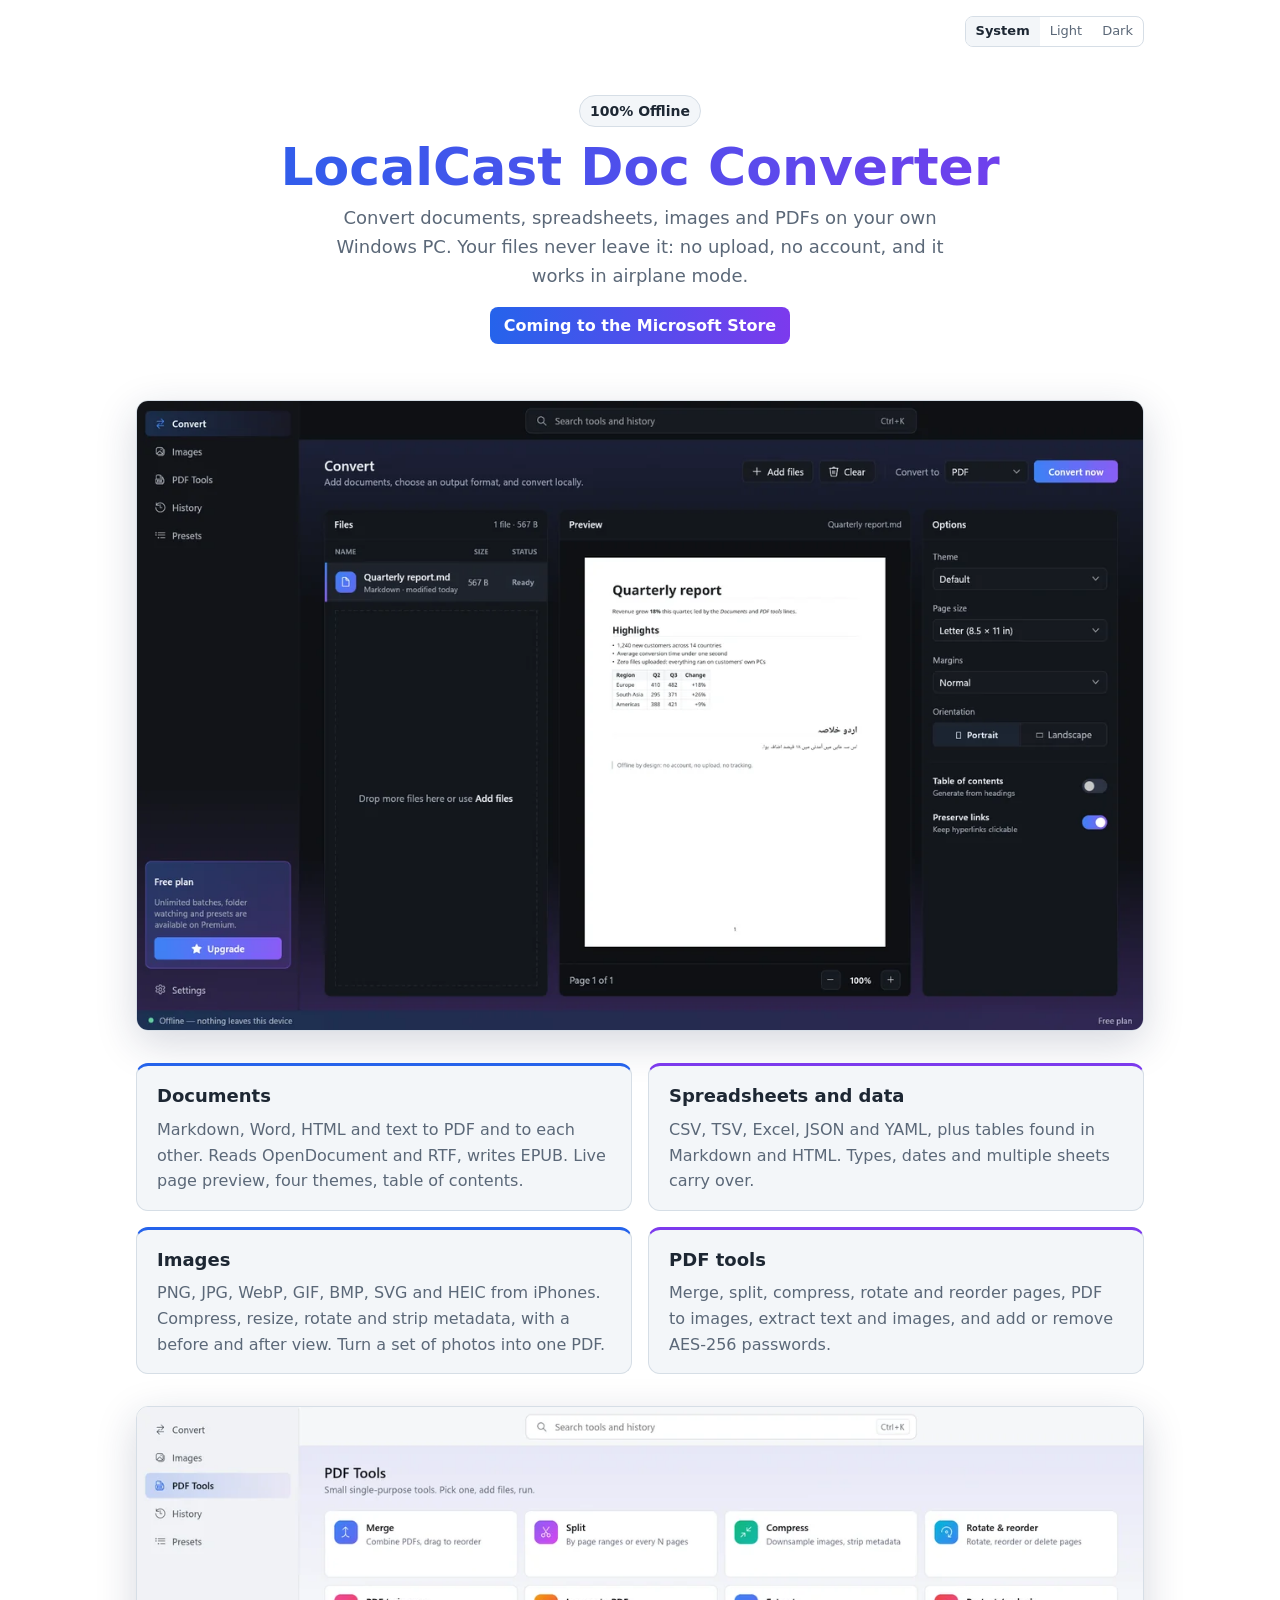
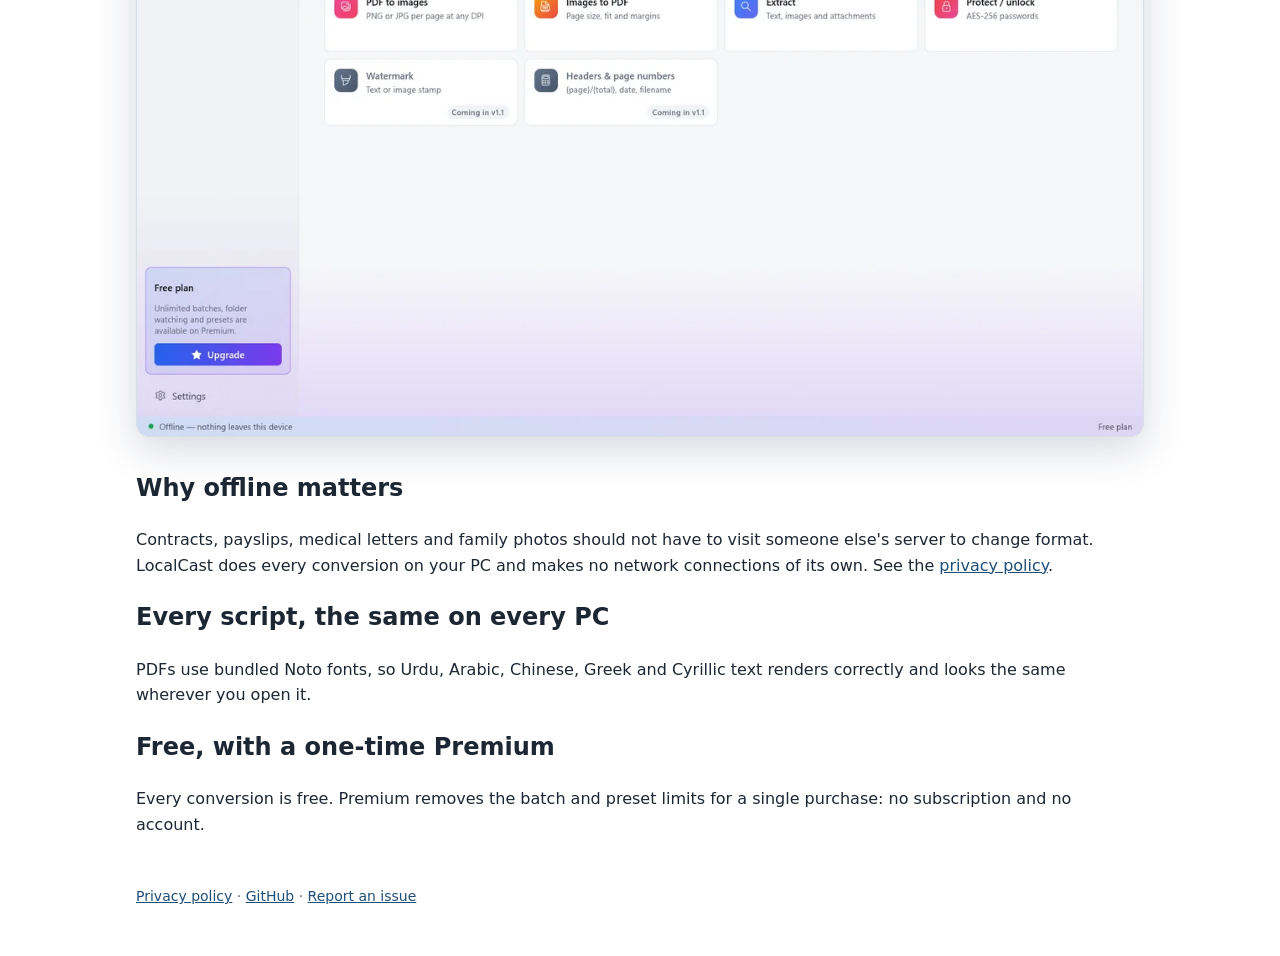
<file: docs/index.html>
<!doctype html>
<html lang="en">
<head>
  <meta charset="utf-8">
  <meta name="viewport" content="width=device-width, initial-scale=1">
  <title>LocalCast Doc Converter</title>
  <meta name="description" content="Offline document, PDF and image converter for Windows. No upload, no account, works in airplane mode.">
  <link rel="stylesheet" href="theme.css">
  <script src="theme.js"></script>
</head>
<body>
<div class="topbar">
  <div class="theme-switch" role="group" aria-label="Colour theme">
    <button type="button" data-mode="system" aria-pressed="true">System</button>
    <button type="button" data-mode="light" aria-pressed="false">Light</button>
    <button type="button" data-mode="dark" aria-pressed="false">Dark</button>
  </div>
</div>
<main class="wide">
  <header class="hero">
    <span class="badge">100% Offline</span>
    <h1>LocalCast Doc Converter</h1>
    <p class="tag">Convert documents, spreadsheets, images and PDFs on your own Windows PC. Your files never leave
      it: no upload, no account, and it works in airplane mode.</p>
    <p class="status">Coming to the Microsoft Store</p>
  </header>

  <figure class="shot">
    <img src="img/convert-dark.webp" width="1200" height="750"
         alt="LocalCast converting a Markdown report to PDF, with a live page preview and options for theme, page size, margins and orientation.">
  </figure>

  <section class="features">
    <div class="card">
      <h2>Documents</h2>
      <p>Markdown, Word, HTML and text to PDF and to each other. Reads OpenDocument and RTF, writes EPUB. Live page
        preview, four themes, table of contents.</p>
    </div>
    <div class="card">
      <h2>Spreadsheets and data</h2>
      <p>CSV, TSV, Excel, JSON and YAML, plus tables found in Markdown and HTML. Types, dates and multiple sheets
        carry over.</p>
    </div>
    <div class="card">
      <h2>Images</h2>
      <p>PNG, JPG, WebP, GIF, BMP, SVG and HEIC from iPhones. Compress, resize, rotate and strip metadata, with a
        before and after view. Turn a set of photos into one PDF.</p>
    </div>
    <div class="card">
      <h2>PDF tools</h2>
      <p>Merge, split, compress, rotate and reorder pages, PDF to images, extract text and images, and add or remove
        AES-256 passwords.</p>
    </div>
  </section>

  <figure class="shot">
    <img src="img/pdf-tools-light.webp" width="1200" height="750" loading="lazy"
         alt="The PDF tools: merge, split, compress, rotate and reorder, PDF to images, images to PDF, extract, and protect or unlock.">
  </figure>

  <section>
    <h2>Why offline matters</h2>
    <p>Contracts, payslips, medical letters and family photos should not have to visit someone else's server to
      change format. LocalCast does every conversion on your PC and makes no network connections of its own. See the
      <a href="privacy.html">privacy policy</a>.</p>
    <h2>Every script, the same on every PC</h2>
    <p>PDFs use bundled Noto fonts, so Urdu, Arabic, Chinese, Greek and Cyrillic text renders correctly and looks
      the same wherever you open it.</p>
    <h2>Free, with a one-time Premium</h2>
    <p>Every conversion is free. Premium removes the batch and preset limits for a single purchase: no
      subscription and no account.</p>
  </section>

  <footer>
    <a href="privacy.html">Privacy policy</a> ·
    <a href="https://github.com/Talhary/localdoc-public">GitHub</a> ·
    <a href="https://github.com/Talhary/localdoc-public/issues">Report an issue</a>
  </footer>
</main>
</body>
</html>
</file>
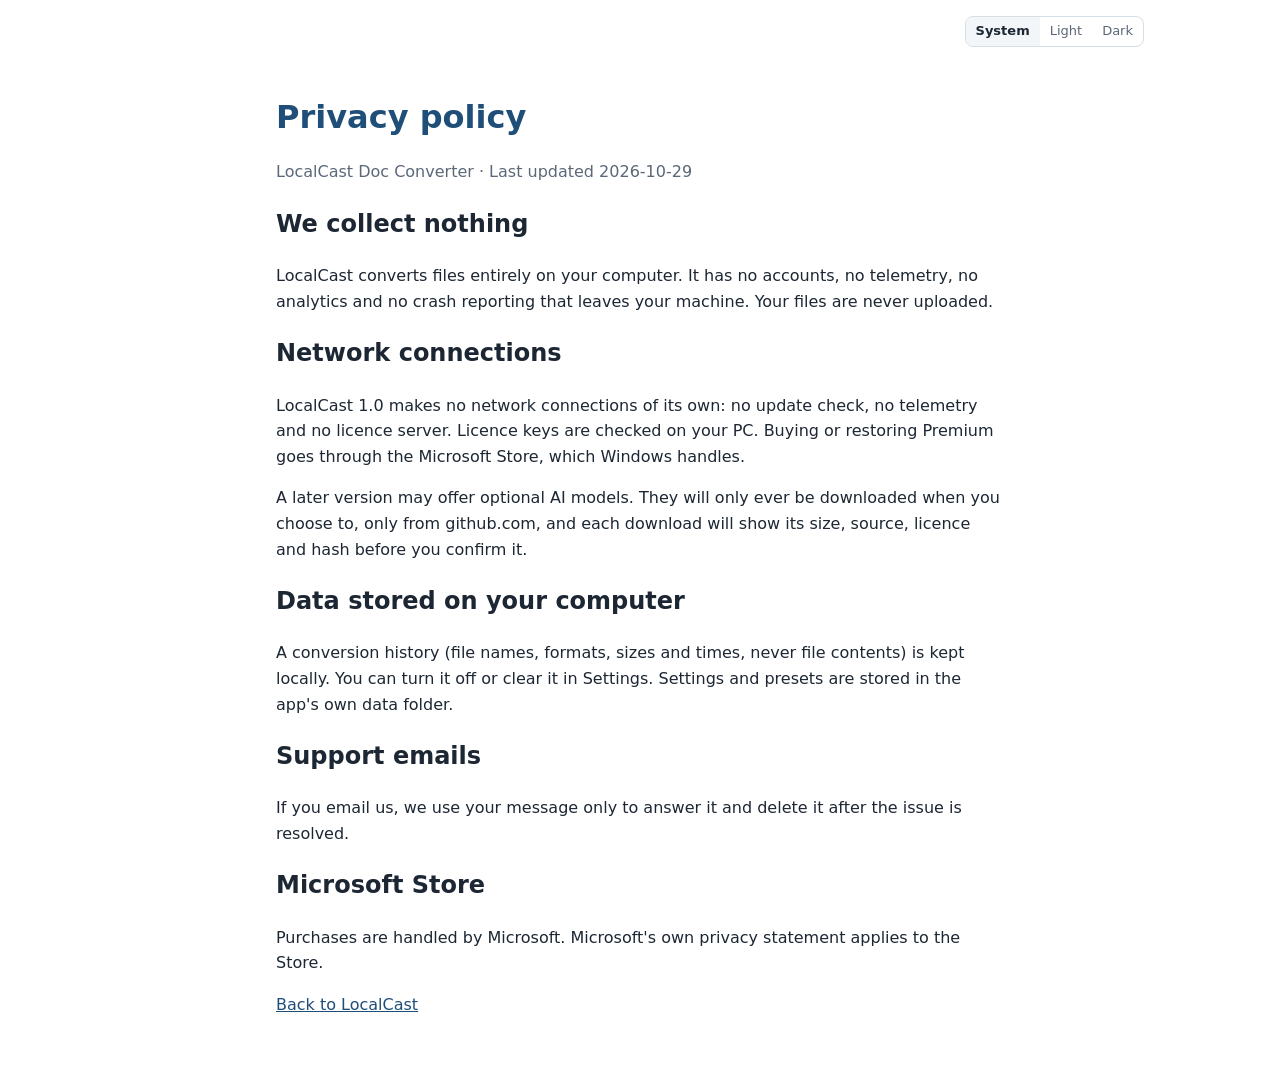
<file: docs/privacy.html>
<!doctype html>
<html lang="en">
<head>
  <meta charset="utf-8">
  <meta name="viewport" content="width=device-width, initial-scale=1">
  <title>LocalCast Privacy Policy</title>
  <link rel="stylesheet" href="theme.css">
  <script src="theme.js"></script>
</head>
<body>
<div class="topbar">
  <div class="theme-switch" role="group" aria-label="Colour theme">
    <button type="button" data-mode="system" aria-pressed="true">System</button>
    <button type="button" data-mode="light" aria-pressed="false">Light</button>
    <button type="button" data-mode="dark" aria-pressed="false">Dark</button>
  </div>
</div>
<main>
  <h1>Privacy policy</h1>
  <p class="muted">LocalCast Doc Converter · Last updated 2026-10-29</p>

  <h2>We collect nothing</h2>
  <p>LocalCast converts files entirely on your computer. It has no accounts, no telemetry, no analytics and no
    crash reporting that leaves your machine. Your files are never uploaded.</p>

  <h2>Network connections</h2>
  <p>LocalCast 1.0 makes no network connections of its own: no update check, no telemetry and no licence server.
    Licence keys are checked on your PC. Buying or restoring Premium goes through the Microsoft Store, which
    Windows handles.</p>
  <p>A later version may offer optional AI models. They will only ever be downloaded when you choose to, only from
    github.com, and each download will show its size, source, licence and hash before you confirm it.</p>

  <h2>Data stored on your computer</h2>
  <p>A conversion history (file names, formats, sizes and times, never file contents) is kept locally. You can turn
    it off or clear it in Settings. Settings and presets are stored in the app's own data folder.</p>

  <h2>Support emails</h2>
  <p>If you email us, we use your message only to answer it and delete it after the issue is resolved.</p>

  <h2>Microsoft Store</h2>
  <p>Purchases are handled by Microsoft. Microsoft's own privacy statement applies to the Store.</p>

  <p><a href="index.html">Back to LocalCast</a></p>
</main>
</body>
</html>
</file>
<file: docs/theme.css>
:root {
  --primary: #1F4E79; --text: #1d2733; --muted: #5b6878; --bg: #ffffff; --card: #f3f6f9; --border: #d6dee6;
  color-scheme: light;
}
@media (prefers-color-scheme: dark) {
  :root:not([data-theme="light"]) {
    --primary: #7fb2e0; --text: #e6edf3; --muted: #9aa7b4; --bg: #10161d; --card: #1a232d; --border: #2a3542;
    color-scheme: dark;
  }
}
:root[data-theme="dark"] {
  --primary: #7fb2e0; --text: #e6edf3; --muted: #9aa7b4; --bg: #10161d; --card: #1a232d; --border: #2a3542;
  color-scheme: dark;
}

* { box-sizing: border-box; }
body { margin: 0; font-family: system-ui, "Segoe UI", sans-serif; color: var(--text); background: var(--bg); line-height: 1.6; }
main { max-width: 760px; margin: 0 auto; padding: 24px 16px 48px; }
h1 { color: var(--primary); margin-bottom: 4px; }
a { color: var(--primary); }
ul { padding-left: 20px; }
.muted, .tag { color: var(--muted); }
.tag { margin-top: 0; }
.badge { display: inline-block; padding: 4px 10px; border-radius: 999px; background: var(--card); font-weight: 600; font-size: 14px; }
footer { margin-top: 48px; color: var(--muted); font-size: 14px; }

.topbar { display: flex; justify-content: flex-end; max-width: 1040px; margin: 0 auto; padding: 16px 16px 0; }
.theme-switch { display: inline-flex; border: 1px solid var(--border); border-radius: 8px; overflow: hidden; }
.theme-switch button {
  font: inherit; font-size: 13px; padding: 4px 10px; border: 0; background: transparent; color: var(--muted); cursor: pointer;
}
.theme-switch button[aria-pressed="true"] { background: var(--card); color: var(--text); font-weight: 600; }
.theme-switch button:focus-visible { outline: 2px solid var(--primary); outline-offset: -2px; }

/* Landing page: the app's blue-to-violet accent, screenshots and feature cards. */
:root { --grad-a: #2563eb; --grad-b: #7c3aed; --shadow: 0 12px 40px rgba(30, 41, 80, .18); }
@media (prefers-color-scheme: dark) {
  :root:not([data-theme="light"]) { --grad-a: #3b82f6; --grad-b: #8b5cf6; --shadow: 0 12px 40px rgba(0, 0, 0, .5); }
}
:root[data-theme="dark"] { --grad-a: #3b82f6; --grad-b: #8b5cf6; --shadow: 0 12px 40px rgba(0, 0, 0, .5); }

main.wide { max-width: 1040px; }
.hero { text-align: center; padding: 24px 0 8px; }
.hero h1 {
  font-size: clamp(32px, 6vw, 52px); line-height: 1.1; margin: 12px 0 8px;
  background: linear-gradient(90deg, var(--grad-a), var(--grad-b)); -webkit-background-clip: text; background-clip: text;
  color: transparent;
}
.hero .tag { font-size: 18px; max-width: 640px; margin: 0 auto; }
.hero .status { display: inline-block; margin-top: 16px; padding: 6px 14px; border-radius: 8px; color: #fff; font-weight: 600;
  background: linear-gradient(90deg, var(--grad-a), var(--grad-b)); }
.badge { border: 1px solid var(--border); }
.shot { margin: 32px 0; }
.shot img { display: block; width: 100%; height: auto; border-radius: 12px; border: 1px solid var(--border); box-shadow: var(--shadow); }
.features { display: grid; grid-template-columns: repeat(2, minmax(0, 1fr)); gap: 16px; }
.card { background: var(--card); border: 1px solid var(--border); border-radius: 12px; padding: 16px 20px;
  border-top: 3px solid var(--grad-a); }
.card:nth-child(even) { border-top-color: var(--grad-b); }
.card h2 { margin: 0 0 6px; font-size: 18px; }
.card p { margin: 0; color: var(--muted); }
@media (max-width: 640px) { .features { grid-template-columns: 1fr; } }
</file>
